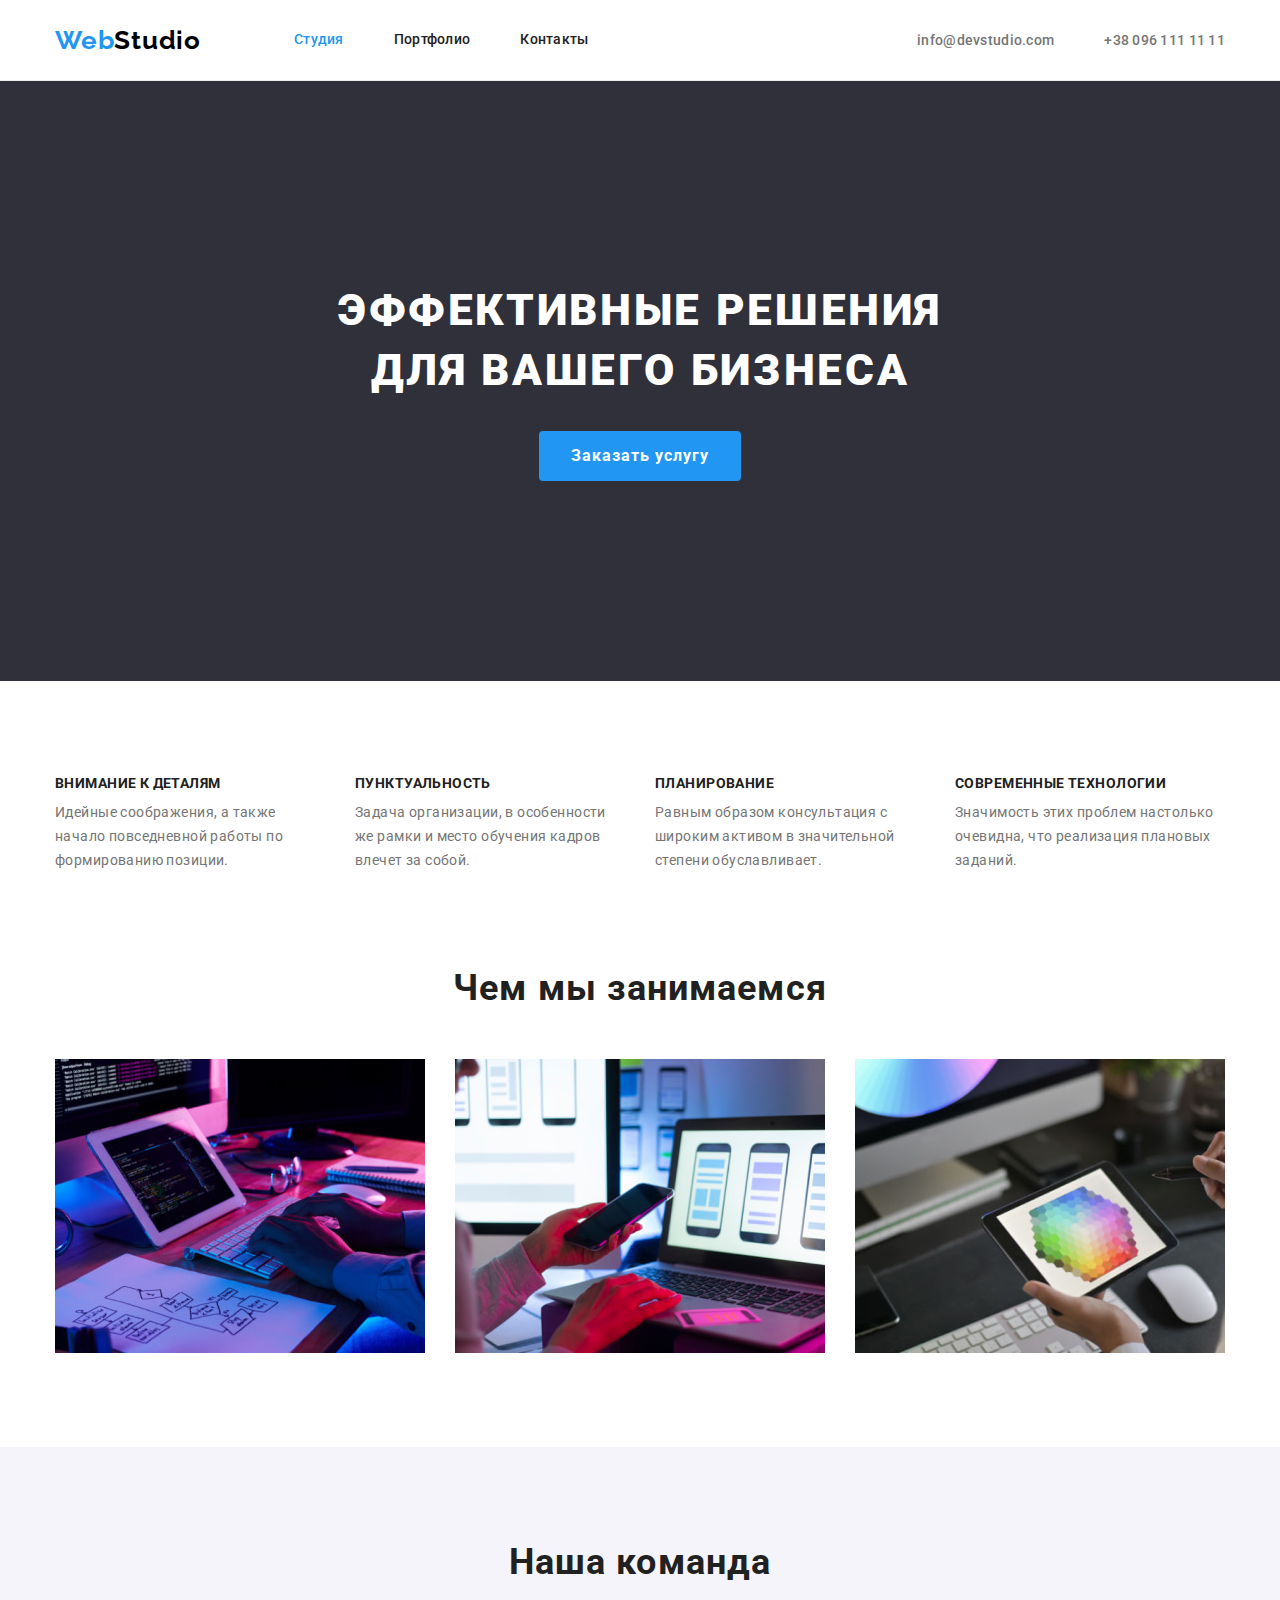
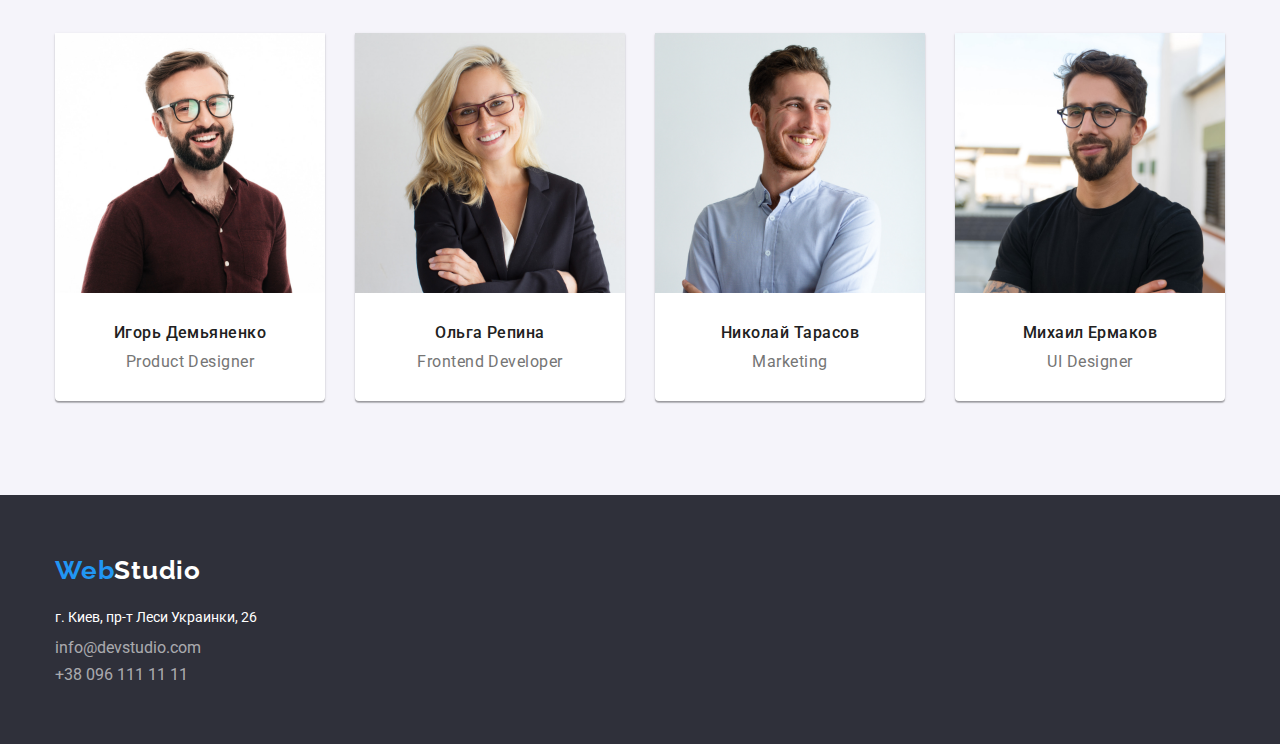
<file: index.html>
<!DOCTYPE html>
<html lang="ru">
  <head>
    <meta charset="UTF-8" />
    <meta http-equiv="X-UA-Compatible" content="IE=edge" />
    <meta name="viewport" content="width=device-width, initial-scale=1.0" />
    <title>WebStudio</title>
    <link rel="preconnect" href="https://fonts.googleapis.com" />
    <link rel="preconnect" href="https://fonts.gstatic.com" crossorigin />
    <link
      href="https://fonts.googleapis.com/css2?family=Raleway:wght@700&family=Roboto:wght@400;500;700;900&display=swap"
      rel="stylesheet"
    />
    <link
      rel="stylesheet"
      href="https://cdn.jsdelivr.net/npm/modern-normalize@1.1.0/modern-normalize.min.css"
    />
    <link rel="stylesheet" href="./css/styles.css" />
  </head>
  <body>
    <header class="page-header">
      <!-- Site navigation -->
      <div class="container main-nav">
        <a href="" class="logo link top"
          >Web<span class="logo-dark">Studio</span>
        </a>
        <nav class="navigation">
          <ul class="site-nav">
            <li class="list">
              <a href="./index.html" class="link current">Студия</a>
            </li>
            <li class="list">
              <a href="./portfolio.html" class="link">Портфолио</a>
            </li>
            <li class="list"><a href="" class="link">Контакты</a></li>
          </ul>
        </nav>

        <!-- Contacts -->
        <ul class="contacts">
          <li class="list">
            <a href="mailto:info@devstudio.com" class="mail-link"
              >info@devstudio.com</a
            >
          </li>
          <li class="list">
            <a href="tel:+380961111111" class="tel-link">+38 096 111 11 11</a>
          </li>
        </ul>
      </div>
    </header>
    <main>
      <!--Герой-->

      <section class="hero">
        <h1 class="header-hero">Эффективные решения для вашего бизнеса</h1>
        <button type="button" class="button-service">Заказать услугу</button>
      </section>
      <!--Переваги-->

      <section class="section">
        <div class="container">
          <h2 class="visually-hidden">Наші переваги</h2>
          <ul class="list-advantages">
            <li class="list">
              <h3 class="advantages-header">Внимание к деталям</h3>
              <p class="advantages-text">
                Идейные соображения, а также начало повседневной работы по
                формированию позиции.
              </p>
            </li>

            <li class="list">
              <h3 class="advantages-header">Пунктуальность</h3>
              <p class="advantages-text">
                Задача организации, в особенности же рамки и место обучения
                кадров влечет за собой.
              </p>
            </li>
            <li class="list">
              <h3 class="advantages-header">Планирование</h3>
              <p class="advantages-text">
                Равным образом консультация с широким активом в значительной
                степени обуславливает.
              </p>
            </li>
            <li class="list">
              <h3 class="advantages-header">Современные технологии</h3>
              <p class="advantages-text">
                Значимость этих проблем настолько очевидна, что реализация
                плановых заданий.
              </p>
            </li>
          </ul>
        </div>
      </section>
      <!-- Our works -->

      <section class="section works">
        <div class="container">
          <h2 class="header-works">Чем мы занимаемся</h2>
          <ul class="works-images">
            <li class="list">
              <img src="./images/box-1.jpg" alt="Структура сайту" width="370" />
            </li>
            <li class="list">
              <img src="./images/box-2.jpg" alt="Розмітка сайту" width="370" />
            </li>
            <li class="list">
              <img src="./images/box-3.jpg" alt="Дизайн сайту" width="370" />
            </li>
          </ul>
        </div>
      </section>

      <!-- Our team -->

      <section class="section our-team">
        <div class="container">
          <h2 class="header-team">Наша команда</h2>
          <ul class="team-list">
            <li class="team-link">
              <article class="card">
                <img
                  src="./images/img.jpg"
                  alt="Фото Игорь Демьяненко"
                  width="270"
                />
                <div class="card-content">
                  <h3 class="team-member">Игорь Демьяненко</h3>
                  <p lang="en" class="team-position">Product Designer</p>
                </div>
              </article>
            </li>
            <li class="team-link">
              <article class="card">
                <img
                  src="./images/img-1.jpg"
                  alt="Фото Ольга Репина"
                  width="270"
                />
                <div class="card-content">
                  <h3 class="team-member">Ольга Репина</h3>
                  <p lang="en" class="team-position">Frontend Developer</p>
                </div>
              </article>
            </li>
            <li class="team-link">
              <article class="card">
                <img
                  src="./images/img-2.jpg"
                  alt="Фото Николай Тарасов"
                  width="270"
                />
                <div class="card-content">
                  <h3 class="team-member">Николай Тарасов</h3>
                  <p lang="en" class="team-position">Marketing</p>
                </div>
              </article>
            </li>
            <li class="team-link">
              <article class="card">
                <img
                  src="./images/img-3.jpg"
                  alt="Фото Михаил Ермаков"
                  width="270"
                />
                <div class="card-content">
                  <h3 class="team-member">Михаил Ермаков</h3>
                  <p lang="en" class="team-position">UI Designer</p>
                </div>
              </article>
            </li>
          </ul>
        </div>
      </section>
    </main>

    <!-- Footer  -->

    <footer class="footer">
      <div class="container">
        <a href="" class="logo link bottom"
          >Web<span class="logo-light">Studio</span>
        </a>
        <address class="address">
          <ul class="adress-list">
            <li class="list">
              <a
                href="https://goo.gl/maps/4q9ZpjwnPptMZHnn8"
                target="_blank"
                rel="noreferrer noopener"
                class="post-address"
                >г. Киев, пр-т Леси Украинки, 26</a
              >
            </li>
            <li class="list">
              <a href="mailto:info@devstudio.com" class="mail"
                >info@devstudio.com</a
              >
            </li>
            <li class="list">
              <a href="tel:+380961111111" class="tel">+38 096 111 11 11</a>
            </li>
          </ul>
        </address>
      </div>
    </footer>
  </body>
</html>
</file>
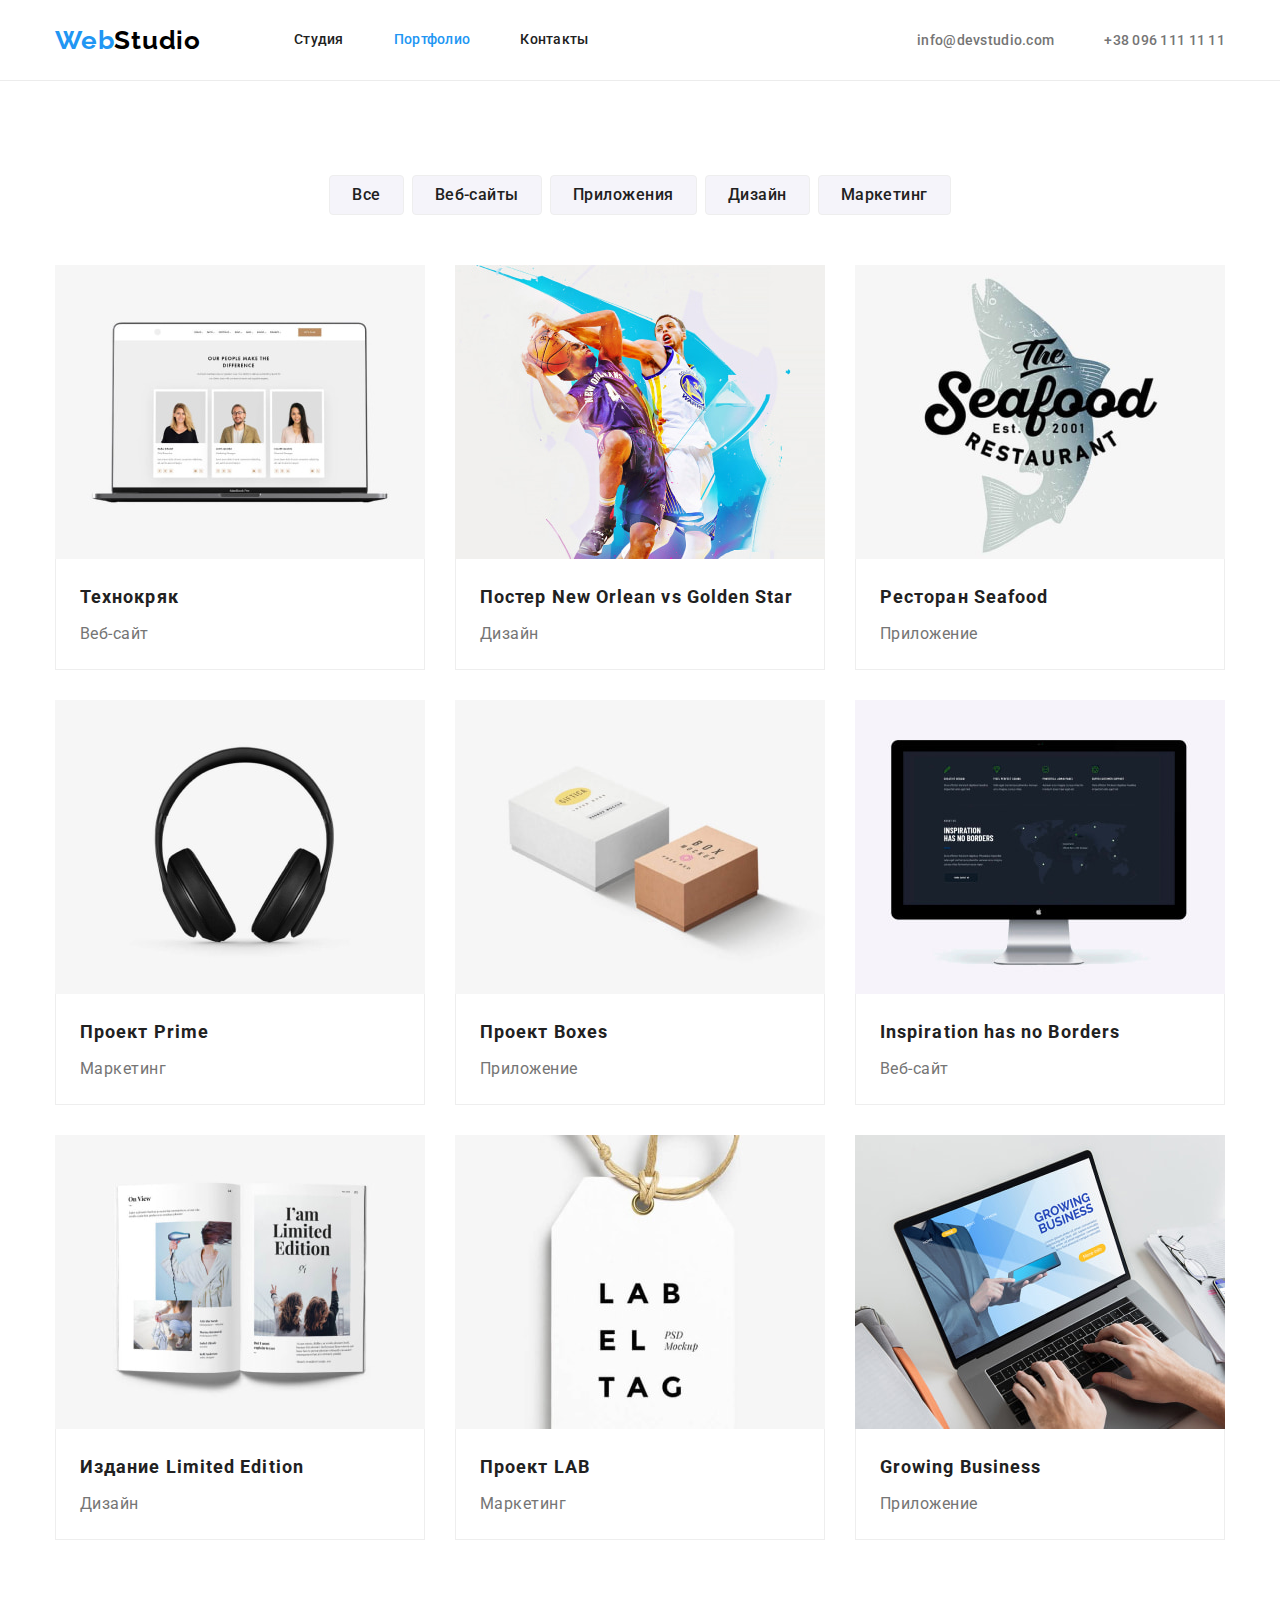
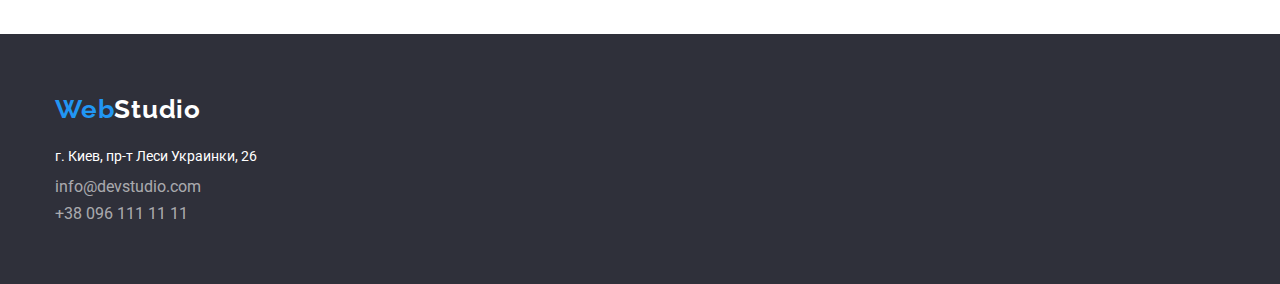
<file: portfolio.html>
<!DOCTYPE html>
<html lang="ru">
  <head>
    <meta charset="UTF-8" />
    <meta http-equiv="X-UA-Compatible" content="IE=edge" />
    <meta name="viewport" content="width=device-width, initial-scale=1.0" />
    <title>Portfolio</title>
    <link rel="preconnect" href="https://fonts.googleapis.com" />
    <link rel="preconnect" href="https://fonts.gstatic.com" crossorigin />
    <link
      href="https://fonts.googleapis.com/css2?family=Raleway:wght@700&family=Roboto:wght@400;500;700;900&display=swap"
      rel="stylesheet"
    />
    <link
      rel="stylesheet"
      href="https://cdn.jsdelivr.net/npm/modern-normalize@1.1.0/modern-normalize.min.css"
    />
    <link rel="stylesheet" href="./css/styles.css" />
  </head>
  <body>
    <header class="page-header">
      <!-- Site navigation -->
      <div class="container main-nav">
        <div class="nav-all">
          <a href="" class="logo link top"
            >Web<span class="logo-dark">Studio</span>
          </a>
        </div>
        <nav class="navigation">
          <ul class="site-nav">
            <li class="list">
              <a href="./index.html" class="link">Студия</a>
            </li>
            <li class="list">
              <a href="./portfolio.html" class="link current">Портфолио</a>
            </li>
            <li class="list"><a href="" class="link">Контакты</a></li>
          </ul>
        </nav>

        <!-- Contacts -->
        <ul class="contacts">
          <li class="list">
            <a href="mailto:info@devstudio.com" class="mail-link"
              >info@devstudio.com</a
            >
          </li>
          <li class="list">
            <a href="tel:+380961111111" class="tel-link">+38 096 111 11 11</a>
          </li>
        </ul>
      </div>
    </header>
    <main>
      <section class="section">
        <div class="container">
          <h1 class="visually-hidden">Портфолио</h1>

          <ul class="filter">
            <li class="list item">
              <button type="button" class="button-filter">Все</button>
            </li>
            <li class="list item">
              <button type="button" class="button-filter">Веб-сайты</button>
            </li>
            <li class="list item">
              <button type="button" class="button-filter">Приложения</button>
            </li>
            <li class="list item">
              <button type="button" class="button-filter">Дизайн</button>
            </li>
            <li class="list item">
              <button type="button" class="button-filter">Маркетинг</button>
            </li>
          </ul>

          <ul class="projects">
            <li class="projects-list">
              <article class="project-card">
                <a href="./index.html" class="project-link">
                  <div class="project-card-thumb">
                    <img
                      class="project-img"
                      src="./images/portfolio/portfolio-1.jpg"
                      alt="Проект"
                      width="370"
                      height="294"
                    />
                  </div>
                  <div class="project-card-content">
                    <h2 class="project-name">Технокряк</h2>
                    <p class="project-type">Веб-сайт</p>
                  </div>
                </a>
              </article>
            </li>
            <li class="projects-list">
              <article class="project-card">
                <a href="" class="project-link">
                  <div class="project-card-thumb">
                    <img
                      class="project-img"
                      src="./images/portfolio/portfolio-2.jpg"
                      alt="Проект"
                      width="370"
                      height="294"
                    />
                  </div>
                  <div class="project-card-content">
                    <h2 class="project-name">
                      Постер New Orlean vs Golden Star
                    </h2>
                    <p class="project-type">Дизайн</p>
                  </div>
                </a>
              </article>
            </li>
            <li class="projects-list">
              <article class="project-card">
                <a href="" class="project-link">
                  <div class="project-card-thumb">
                    <img
                      class="project-img"
                      src="./images/portfolio/portfolio-3.jpg"
                      alt="Проект"
                      width="370"
                      height="294"
                    />
                  </div>
                  <div class="project-card-content">
                    <h2 class="project-name">Ресторан Seafood</h2>
                    <p class="project-type">Приложение</p>
                  </div>
                </a>
              </article>
            </li>
            <li class="projects-list">
              <article class="project-card">
                <a href="" class="project-link">
                  <div class="project-card-thumb">
                    <img
                      class="project-img"
                      src="./images/portfolio/portfolio-4.jpg"
                      alt="Проект"
                      width="370"
                      height="294"
                    />
                  </div>
                  <div class="project-card-content">
                    <h2 class="project-name">Проект Prime</h2>
                    <p class="project-type">Маркетинг</p>
                  </div>
                </a>
              </article>
            </li>
            <li class="projects-list">
              <article class="project-card">
                <a href="" class="project-link">
                  <div class="project-card-thumb">
                    <img
                      class="project-img"
                      src="./images/portfolio/portfolio-5.jpg"
                      alt="Проект"
                      width="370"
                      height="294"
                    />
                  </div>
                  <div class="project-card-content">
                    <h2 class="project-name">Проект Boxes</h2>
                    <p class="project-type">Приложение</p>
                  </div>
                </a>
              </article>
            </li>
            <li class="projects-list">
              <article class="project-card">
                <a href="" class="project-link">
                  <div class="project-card-thumb">
                    <img
                      class="project-img"
                      src="./images/portfolio/portfolio-6.jpg"
                      alt="Проект"
                      width="370"
                      height="294"
                    />
                  </div>
                  <div class="project-card-content">
                    <h2 class="project-name">Inspiration has no Borders</h2>
                    <p class="project-type">Веб-сайт</p>
                  </div>
                </a>
              </article>
            </li>
            <li class="projects-list">
              <article class="project-card">
                <a href="" class="project-link">
                  <div class="project-card-thumb">
                    <img
                      class="project-img"
                      src="./images/portfolio/portfolio-7.jpg"
                      alt="Проект"
                      width="370"
                      height="294"
                    />
                  </div>
                  <div class="project-card-content">
                    <h2 class="project-name">Издание Limited Edition</h2>
                    <p class="project-type">Дизайн</p>
                  </div>
                </a>
              </article>
            </li>
            <li class="projects-list">
              <article class="project-card">
                <a href="" class="project-link">
                  <div class="project-card-thumb">
                    <img
                      class="project-img"
                      src="./images/portfolio/portfolio-8.jpg"
                      alt="Проект"
                      width="370"
                      height="294"
                    />
                  </div>
                  <div class="project-card-content">
                    <h2 class="project-name">Проект LAB</h2>
                    <p class="project-type">Маркетинг</p>
                  </div>
                </a>
              </article>
            </li>
            <li class="projects-list">
              <article class="project-card">
                <a href="" class="project-link">
                  <div class="project-card-thumb">
                    <img
                      class="project-img"
                      src="./images/portfolio/portfolio-9.jpg"
                      alt="Проект"
                      width="370"
                      height="294"
                    />
                  </div>
                  <div class="project-card-content">
                    <h2 class="project-name">Growing Business</h2>
                    <p class="project-type">Приложение</p>
                  </div>
                </a>
              </article>
            </li>
          </ul>
        </div>
      </section>
    </main>
    <footer class="footer">
      <div class="container">
        <a href="" class="logo link bottom"
          >Web<span class="logo-light">Studio</span>
        </a>
        <address class="address">
          <ul class="adress-list">
            <li class="list">
              <a
                href="https://goo.gl/maps/4q9ZpjwnPptMZHnn8"
                target="_blank"
                rel="noreferrer noopener"
                class="post-address"
                >г. Киев, пр-т Леси Украинки, 26</a
              >
            </li>
            <li class="list">
              <a href="mailto:info@devstudio.com" class="mail"
                >info@devstudio.com</a
              >
            </li>
            <li class="list">
              <a href="tel:+380961111111" class="tel">+38 096 111 11 11</a>
            </li>
          </ul>
        </address>
      </div>
    </footer>
  </body>
</html>
</file>
<file: css/styles.css>
:root {
  --text-decoration-color: #212121;
  --second-text-color: #757575;
  --link-hover-color: #2196f3;
  --card-gap: 30px;
  --projects-card-gap: 30px;
}
body {
  color: var(--text-decoration-color);
  font-family: "Roboto", sans-serif;
}

ul {
  margin: 0;
  padding: 0;
  list-style: none;
}

h1,
h2,
h3,
p {
  margin: 0;
}

/*             Header          */
.logo {
  font-family: Raleway, sans-serif;
  font-weight: 700;
  font-size: 26px;
  line-height: 1.19;
  color: var(--link-hover-color);
  letter-spacing: 0.03em;
}

.logo.link.top {
  margin-right: 93px;
}

.logo-dark {
  color: #000000;
}
.logo-light {
  color: #ffffff;
}

.container {
  margin-left: auto;
  margin-right: auto;
  width: 1200px;
  padding-left: 15px;
  padding-right: 15px;
}

.container.main-nav {
  display: flex;
  align-items: center;
}

.navigation {
  display: flex;
}

img {
  display: block;
  max-width: 100%;
  height: auto;
}

.site-nav {
  display: flex;
}

.site-nav .list + .list {
  margin-left: 50px;
}

/* Зразок оформлення від Репети */

.site-nav .link {
  display: block;
  padding-top: 32px;
  padding-bottom: 32px;
  color: var(--text-decoration-color);
  font-weight: 500;
  font-size: 14px;
  line-height: 1.14;
  letter-spacing: 0.02em;
}

.site-nav .link:active {
  color: var(--link-hover-color);
}

.site-nav .link:hover,
.site-nav .link:focus {
  color: var(--link-hover-color);
}

.site-nav .current {
  color: var(--link-hover-color);
}

.contacts {
  display: flex;
  margin-left: auto;
}

.contacts .list + .list {
  margin-left: 50px;
}

.link,
.mail,
.tel,
.mail-link,
.tel-link,
.post-address,
.project-link {
  text-decoration: none;
}

.mail-link,
.tel-link {
  color: var(--second-text-color);
  font-weight: 500;
  font-size: 14px;
  line-height: 1.14;
  letter-spacing: 0.02em;
}
.mail-link:hover,
.tel-link:hover,
.mail-link:focus,
.tel-link:focus {
  color: var(--link-hover-color);
}
.header-hero {
  color: #ffffff;
  margin: 0px auto 30px auto;
  width: 696px;
  font-weight: 900;
  font-size: 44px;
  line-height: 1.36;
  letter-spacing: 0.06em;
  text-transform: uppercase;
}

.page-header {
  background-color: #ffffff;
  border-bottom: 1px solid #ececec;
}

.hero {
  background-color: #2f303a;
  text-align: center;
  padding-bottom: 200px;
  padding-top: 200px;
}

.button {
  font-family: inherit;
  color: var(--text-decoration-color);
  background-color: #ffffff;
  font-weight: 700;
  font-size: 16px;
  line-height: 1.88;
  align-items: center;
  text-align: center;
  letter-spacing: 0.06em;
  cursor: pointer;
}
.button-service {
  color: #ffffff;
  background-color: var(--link-hover-color);
  font-family: inherit;
  font-weight: 700;
  font-size: 16px;
  line-height: 1.88;
  min-width: 200px;
  align-items: center;
  text-align: center;
  letter-spacing: 0.06em;
  border-radius: 4px;
  padding: 10px 32px 10px 32px;
  border: 0px;
}

.button-filter {
  font-family: inherit;
  color: var(--text-decoration-color);
  background-color: #f5f4fa;
  font-weight: 500;
  font-size: 16px;
  line-height: 1.63;
  min-width: 73px;
  display: flex;
  align-items: center;
  text-align: center;
  letter-spacing: 0.03em;
  cursor: pointer;
  padding: 6px 22px;
  border-radius: 4px;
  border: 1px solid #eeeeee;
}

.list.item:not(:last-child) {
  margin-right: 8px;
}

.button-filter:hover,
.button-filter:focus {
  color: #ffffff;
  background-color: var(--link-hover-color);
}

.filter {
  display: flex;
  justify-content: center;
  margin-bottom: 50px;
}

.visually-hidden {
  position: absolute;
  white-space: nowrap;
  width: 1px;
  height: 1px;
  overflow: hidden;
  border: 0;
  padding: 0;
  clip: rect(0 0 0 0);
  clip-path: inset(50%);
  margin: -1px;
}

.advantages-header {
  font-weight: 700;
  font-size: 14px;
  line-height: 16px;
  letter-spacing: 0.03em;
  text-transform: uppercase;
  margin-bottom: 10px;
  margin-top: 0;
}

.section {
  padding-top: 94px;
  padding-bottom: 94px;
}

.list-advantages .list {
  width: 270px;
  margin-right: 30px;
}
.list-advantages .list:last-child {
  margin-right: 0;
}

.list-advantages {
  display: flex;
}

.works {
  padding-top: 0;
}

.works-images .list {
  width: 370px;
  margin-right: 30px;
}

.works-images .list:last-child {
  margin-right: 0;
}

.advantages-text {
  color: var(--second-text-color);
  font-size: 14px;
  line-height: 1.71;
  letter-spacing: 0.03em;
  margin-bottom: 0;
  margin-top: 0;
}

.header-works {
  font-weight: 700;
  font-size: 36px;
  line-height: 1.17;
  letter-spacing: 0.03em;
  margin-top: 0;
  margin-bottom: 50px;
  text-align: center;
}
.works-images {
  display: flex;
}

.our-team {
  background: #f5f4fa;
}

.team-list {
  list-style: none;
  display: flex;
  flex-wrap: wrap;
  margin-left: calc(-1 * var(--card-gap));
  margin-top: calc(-1 * var(--card-gap));
}

.team-list > .team-link {
  flex-basis: calc(100% / 4 - var(--card-gap));
  margin-left: var(--card-gap);
  margin-top: var(--card-gap);
}

.team-link {
  width: 270px;
  height: 368px;
  background-color: #ffffff;
  box-shadow: 0px 1px 3px rgba(0, 0, 0, 0.12), 0px 1px 1px rgba(0, 0, 0, 0.14),
    0px 2px 1px rgba(0, 0, 0, 0.2);
  border-radius: 0px 0px 4px 4px;
}

.team-member {
  text-align: center;
}

.team-position {
  text-align: center;
}

.header-team {
  font-weight: 700;
  font-size: 36px;
  line-height: 1.17;
  letter-spacing: 0.03em;
  margin-top: 0;
  margin-bottom: 50px;
  text-align: center;
}

.footer {
  background-color: #2f303a;
  padding-top: 60px;
  padding-bottom: 60px;
}

.logo.link.bottom {
  display: block;
  margin-bottom: 20px;
}

.address .post-address {
  color: #ffffff;
  font-style: normal;
  font-size: 14px;
  line-height: 1.71;
}

.adress-list > .list:not(:last-child) {
  margin-bottom: 9px;
}

/* .post-address {
  display: block;
  margin-bottom: 9px;
}




.mail {
  margin-bottom: 9px;
} */

.mail,
.tel {
  display: block;
  color: rgba(255, 255, 255, 0.6);
}

.mail:hover,
.tel:hover {
  color: var(--link-hover-color);
}

.team-position {
  color: var(--second-text-color);
  font-weight: 400;
  font-size: 16px;
  line-height: 1.19;
  letter-spacing: 0.03em;
  margin-top: 0;
  margin-bottom: 0;
}
.team-member {
  font-weight: 500;
  font-size: 16px;
  line-height: 1.19;
  letter-spacing: 0.03em;
  margin-top: 0;
  margin-bottom: 10px;
}

.card-content {
  padding-top: 30px;
  padding-bottom: 30px;
}

.project-name {
  font-weight: 700;
  font-size: 18px;
  line-height: 2;
  letter-spacing: 0.06em;
  color: var(--text-decoration-color);
  margin-bottom: 4px;
}

.project-type {
  font-size: 16px;
  line-height: 1.88;
  letter-spacing: 0.03em;
  color: var(--second-text-color);
}

.project-card-content {
  border-left: 1px solid #eeeeee;
  border-right: 1px solid #eeeeee;
  border-bottom: 1px solid #eeeeee;
  padding: 20px 24px 20px 24px;
}

/* .project-name {
  padding-top: 20px;
} */

.projects {
  list-style: none;
  display: flex;
  flex-wrap: wrap;
  margin-left: calc(-1 * var(--projects-card-gap));
  margin-top: calc(-1 * var(--projects-card-gap));
}

.projects-list {
  flex-basis: calc(100% / 3 - var(--projects-card-gap));
  margin-left: var(--projects-card-gap);
  margin-top: var(--projects-card-gap);
  background: #ffffff;
  box-sizing: border-box;
}

.mail,
.tel {
  font-style: normal;
}
</file>
